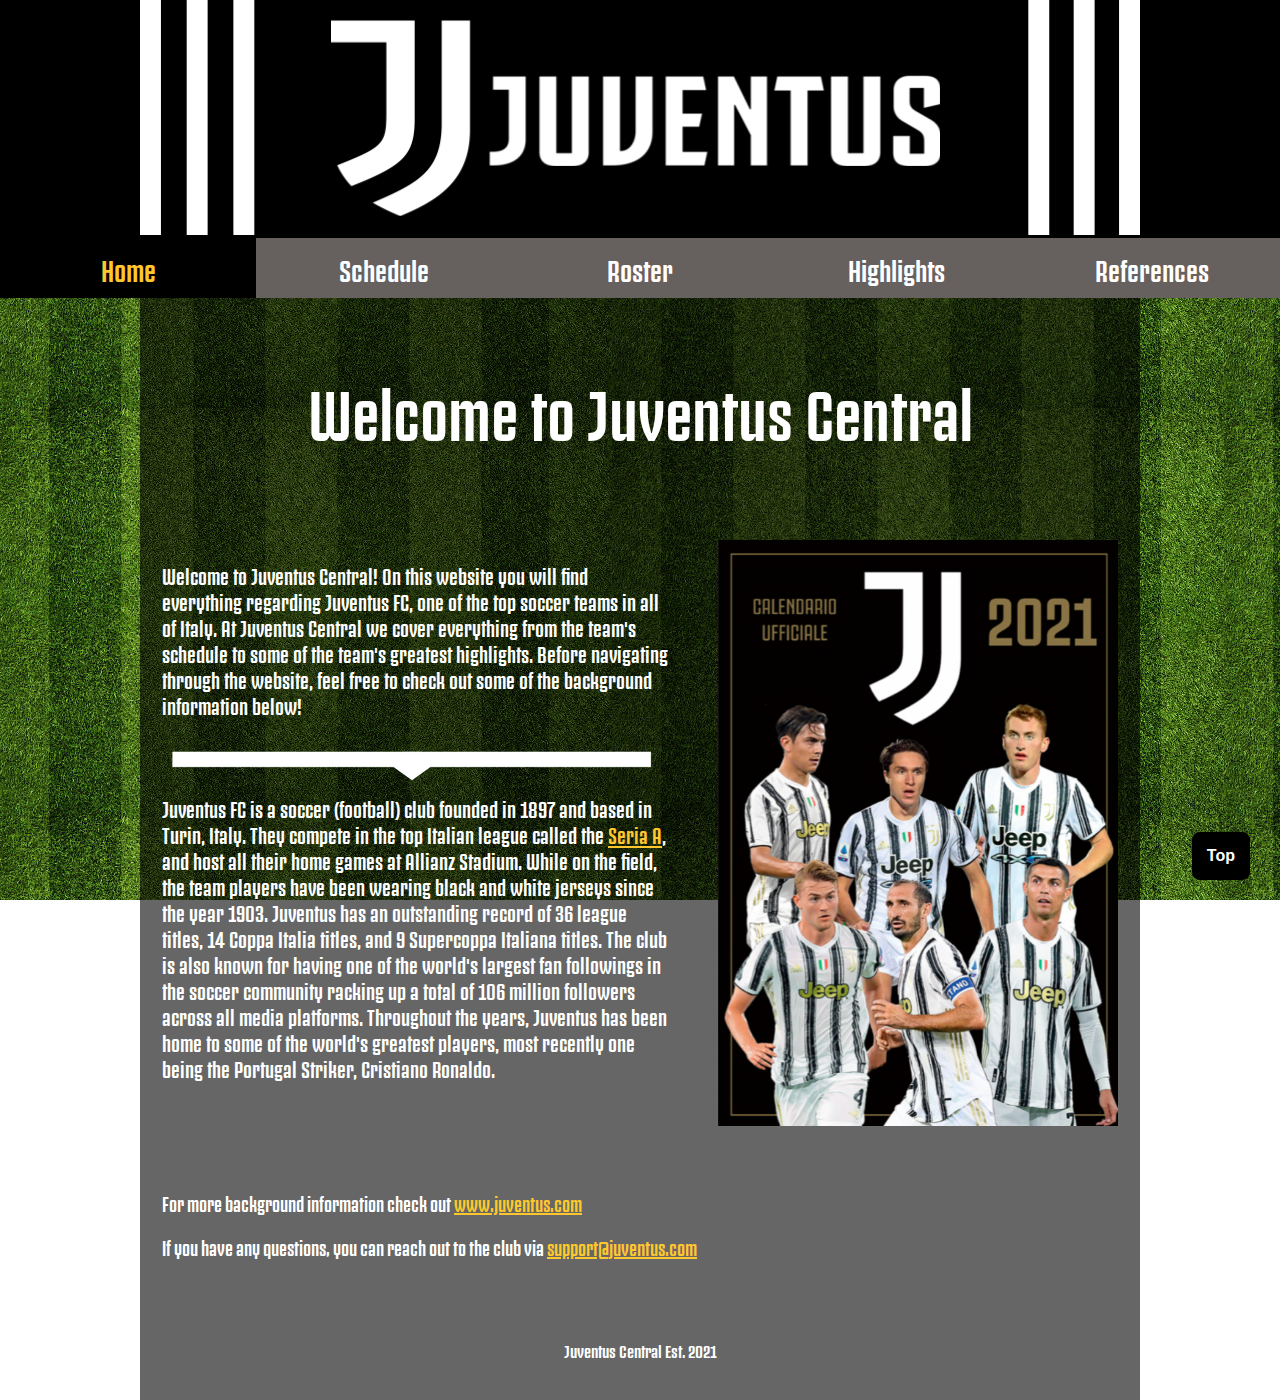
<file: homepage.html>
<!DOCTYPE html>
<html lang="en">
    
<link rel="stylesheet" type="text/css" href="stylesheet.css" media="screen" />
<title> Home | Juventus Central </title>
    

<body>

<div class="top">
<div class="header">
<center>
    <a href="index.html"><img id="top" title="Juventus Banner" src="images/juventusbanner.png" alt="Juventus Banner" /></a>
    </center>
</div>
    
<div id="topbar">
    <a class="active" href="homepage.html"><b>Home</b></a>
    <a href="schedule.html"><b>Schedule</b></a>
    <a href="roster.html"><b>Roster</b></a>
    <a href="highlights.html"><b>Highlights</b></a>
  <a href="references.html"><b>References</b></a>
</div>
    </div>
    
    <div>
        <a href="#top" class="button"><b>Top</b></a>
    </div>

<div class="content">

<table style="width: 1000px; background: rgba(0, 0, 0, 0.6); margin-left: auto; margin-right: auto;" cellpadding="20px">
<tbody>
<tr>
<td colspan="2">
    <h1><b>Welcome to Juventus Central</b></h1>
</td>
</tr>
<tr>
<td valign="top" style="font-size: 22px;">
<p>Welcome to Juventus Central! On this website you will find everything regarding Juventus FC, one of the top soccer teams in all of Italy. At Juventus Central we cover everything from the team's schedule to some of the team's greatest highlights. Before navigating through the website, feel free to check out some of the background information below!</p>
    <img src="images/divider.png" alt="Divider" width="500" height="52" /> Juventus FC is a soccer (football) club founded in 1897 and based in Turin, Italy. They compete in the top Italian league called the <a class="link" href="https://www.legaseriea.it/en" target="_blank" rel="noopener">Seria A</a>, and host all their home games at Allianz Stadium. While on the field, the team players have been wearing black and white jerseys since the year 1903. Juventus has an outstanding record of 36 league titles, 14 Coppa Italia titles, and 9 Supercoppa Italiana titles. The club is also known for having one of the world's largest fan followings in the soccer community racking up a total of 106 million followers across all media platforms. Throughout the years, Juventus has been home to some of the world's greatest players, most recently one being the Portugal Striker, Cristiano Ronaldo.</td>
<td>&nbsp;&nbsp;<a href="schedule.html"><img title="Juventus Calendar" src="images/juventuswallpaper.png" alt="Juventus Wallpaper" width="400" height="586" /></a></td>
</tr>
<tr>
<td colspan="2" valign="top">
<p>For more background information check out <a class="link" href="https://www.juventus.com/en/" target="_blank" rel="noopener">www.juventus.com</a></p>
<p>If you have any questions, you can reach out to the club via <a class="link" href="mailto: support@juventus.com">support@juventus.com</a></p>
</td>
</tr>
<tr>
<td colspan="2" valign="top">
<p class="foot">Juventus Central Est. 2021</p>
</td>
</tr>
</tbody>
</table>
    
    </div>
    
    

<script>
window.onscroll = function() {scrollOperator()};

var topbar = document.getElementById("topbar");
var fixed = topbar.offsetTop;

function scrollOperator() {
  if (window.pageYOffset >= fixed) {
    topbar.classList.add("fixed")
  } else {
    topbar.classList.remove("fixed");
  }
}
</script>
    
    
</body>
    

</html>
</file>
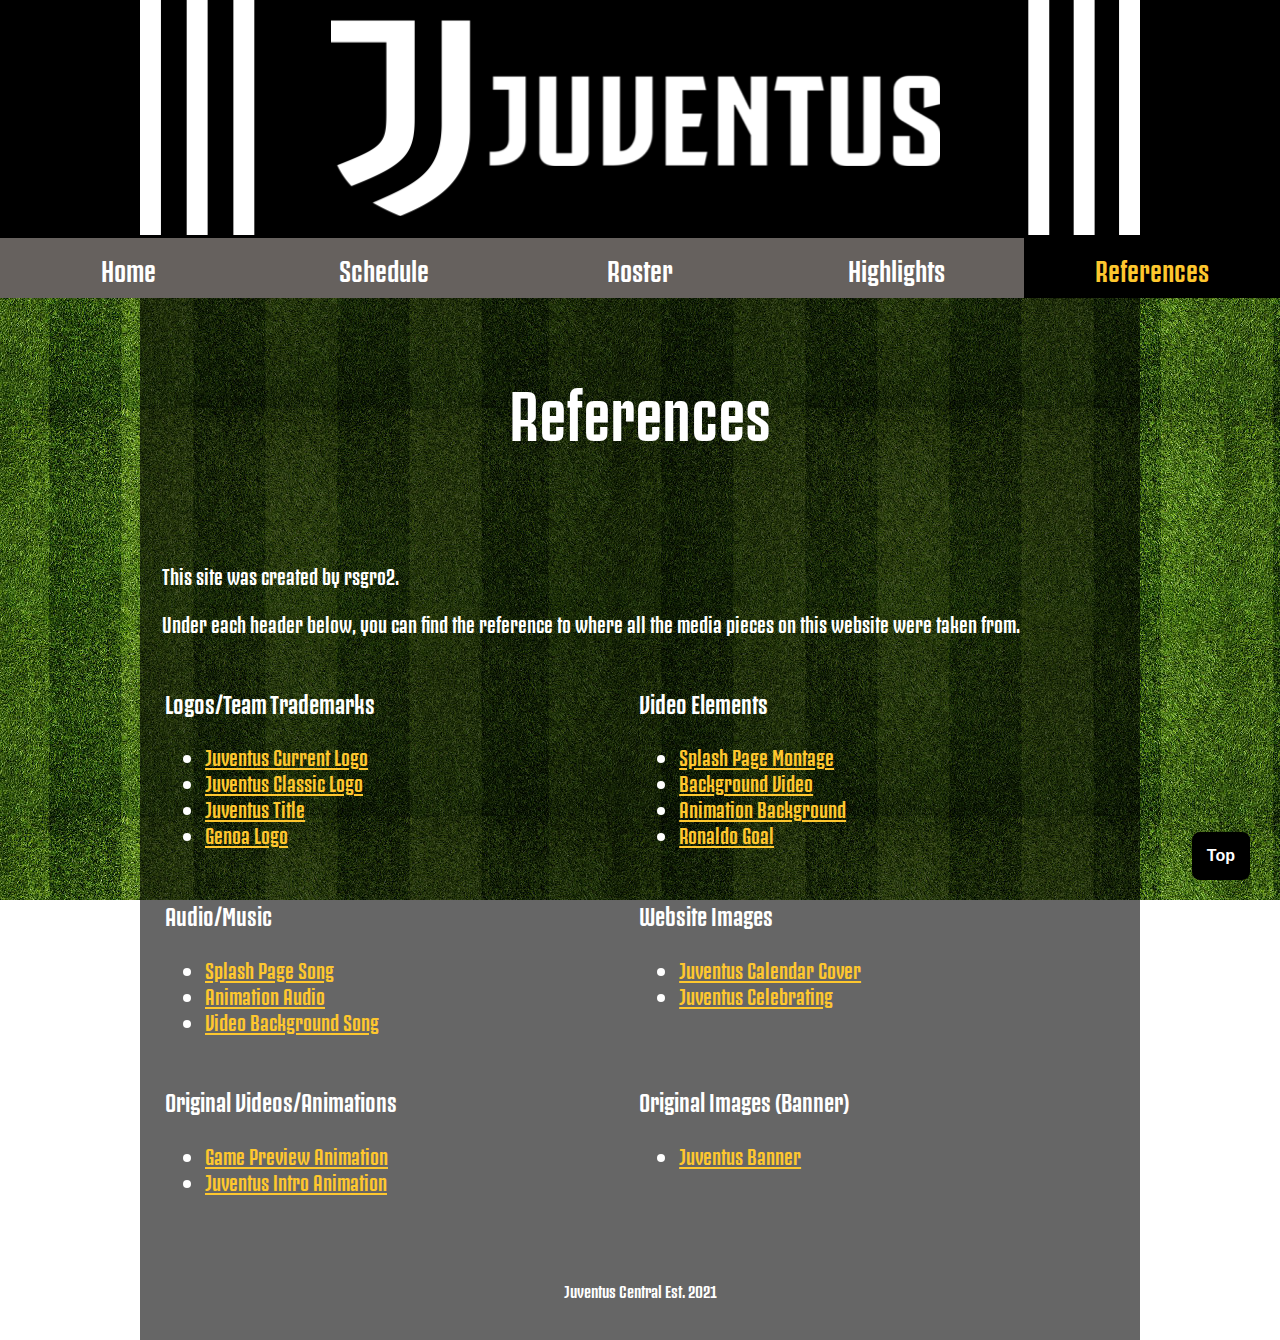
<file: references.html>
<!DOCTYPE html>
<html lang="en">
    
<link rel="stylesheet" type="text/css" href="stylesheet.css" media="screen" />
<title> References | Juventus Central </title>
    

<body>

<div class="top">
<div class="header">
<center>
    <a href="index.html"><img id="top" title="Juventus Banner" src="images/juventusbanner.png" alt="Juventus Banner" /></a>
    </center>
</div>
    
<div id="topbar">
    <a href="homepage.html"><b>Home</b></a>
    <a href="schedule.html"><b>Schedule</b></a>
    <a href="roster.html"><b>Roster</b></a>
    <a href="highlights.html"><b>Highlights</b></a>
    <a class="active" href="references.html"><b>References</b></a>
</div>
    </div>
    
    <div>
        <a href="#top" class="button"><b>Top</b></a>
    </div>

<div class="content">

<table style="width: 1000px; background: rgba(0, 0, 0, 0.6); margin-left: auto; margin-right: auto;" cellpadding="20px">
<tbody>
<tr>
<td>
<h1>References</h1>
</td>
</tr>
<tr>
<td style="font-size: 22px;" valign="top">
<p>This site was created by rsgro2.</p>
<p>Under each header below, you can find the reference to where all the media pieces on this website were taken from.</p>
<table style="width: 950px;">
<tbody>
<tr>
<td style="width: 475px; vertical-align: top;">
<h3>Logos/Team Trademarks</h3>
<ul>
<li><a class="link" href="https://upload.wikimedia.org/wikipedia/commons/thumb/d/d2/Juventus_FC_2017_logo_%28white%29.svg/1200px-Juventus_FC_2017_logo_%28white%29.svg.png" target="_blank" rel="noopener">Juventus Current Logo</a></li>
<li><a class="link" href="https://logodix.com/logo/1873753.jpg" target="_blank" rel="noopener">Juventus Classic Logo</a></li>
<li><a class="link" href="https://www.juventus.com/images/image/upload/f_auto/dev/assets/juventustv-mask" target="_blank" rel="noopener">Juventus Title</a></li>
<li><a class="link" href="http://assets.stickpng.com/images/584aaf7e30d6736bca3d6def.png" target="_blank" rel="noopener">Genoa Logo</a></li>
</ul>
</td>
<td style="width: 475px; vertical-align: top;">
<h3>Video Elements</h3>
<ul>
<li><a class="link" href="https://www.youtube.com/watch?v=bwJtNnrAJyU" target="_blank" rel="noopener">Splash Page Montage</a></li>
<li><a class="link" href="https://www.pexels.com/search/videos/soccer/" target="_blank" rel="noopener">Background Video</a></li>
<li><a class="link" href="https://i.pinimg.com/originals/42/50/cf/4250cf3e0be36300f7f2db83c6827ca6.jpg" target="_blank" rel="noopener">Animation Background</a></li>
<li><a class="link" href="https://www.youtube.com/watch?v=AunImole9HI" target="_blank" rel="noopener">Ronaldo Goal</a></li>
</ul>
</td>
</tr>
<tr>
<td style="width: 475px; vertical-align: top;">
<h3>Audio/Music</h3>
<ul>
<li><a class="link" href="https://www.youtube.com/watch?v=CfihYWRWRTQ" target="_blank" rel="noopener">Splash Page Song</a></li>
<li><a class="link" href="https://www.youtube.com/watch?v=X3Zs-HZczUM" target="_blank" rel="noopener">Animation Audio</a></li>
<li><a class="link" href="https://www.youtube.com/watch?v=IykAQAQWChs" target="_blank" rel="noopener">Video Background Song</a></li>
</ul>
</td>
<td style="width: 475px; vertical-align: top;">
<h3>Website Images</h3>
<ul>
<li><a class="link" href="https://www.evangelistasports.com/17787-large_default/juventus-2021-wall-calendar-CALENDAR-2021-JU.jpg" target="_blank" rel="noopener">Juventus Calendar Cover</a></li>
<li><a class="link" href="https://i.guim.co.uk/img/media/c91e4368b8f1099cbe5c3d009a497f573c62412c/0_106_3543_2126/master/3543.jpg?width=1200&amp;height=1200&amp;quality=85&amp;auto=format&amp;fit=crop&amp;s=62445f0ee53dbd4b952ceaeaaa9157f4" target="_blank" rel="noopener">Juventus Celebrating</a></li>
</ul>
</td>
</tr>
<tr>
<td style="width: 475px; vertical-align: top;">
<h3>Original Videos/Animations</h3>
<ul>
<li><a class="link" href="originals/gamepreview.pptx" target="_blank">Game Preview Animation</a></li>
<li><a class="link" href="originals/juventusanimationintro.pptx" target="_blank">Juventus Intro Animation</a></li>
</ul>
</td>
<td style="width: 475px; vertical-align: top;">
<h3>Original Images (Banner)</h3>
<ul>
<li><a class="link" href="originals/juventusbanner.afphoto" target="_blank">Juventus Banner</a></li>
</ul>
</td>
</tr>
</tbody>
</table>
</td>
</tr>
<tr>
<td valign="top">
<p class="foot">Juventus Central Est. 2021</p>
</td>
</tr>
</tbody>
</table>
    
    </div>
    
    

<script>
window.onscroll = function() {scrollOperator()};

var topbar = document.getElementById("topbar");
var fixed = topbar.offsetTop;

function scrollOperator() {
  if (window.pageYOffset >= fixed) {
    topbar.classList.add("fixed")
  } else {
    topbar.classList.remove("fixed");
  }
}
</script>
    
    
</body>
    

</html>
</file>
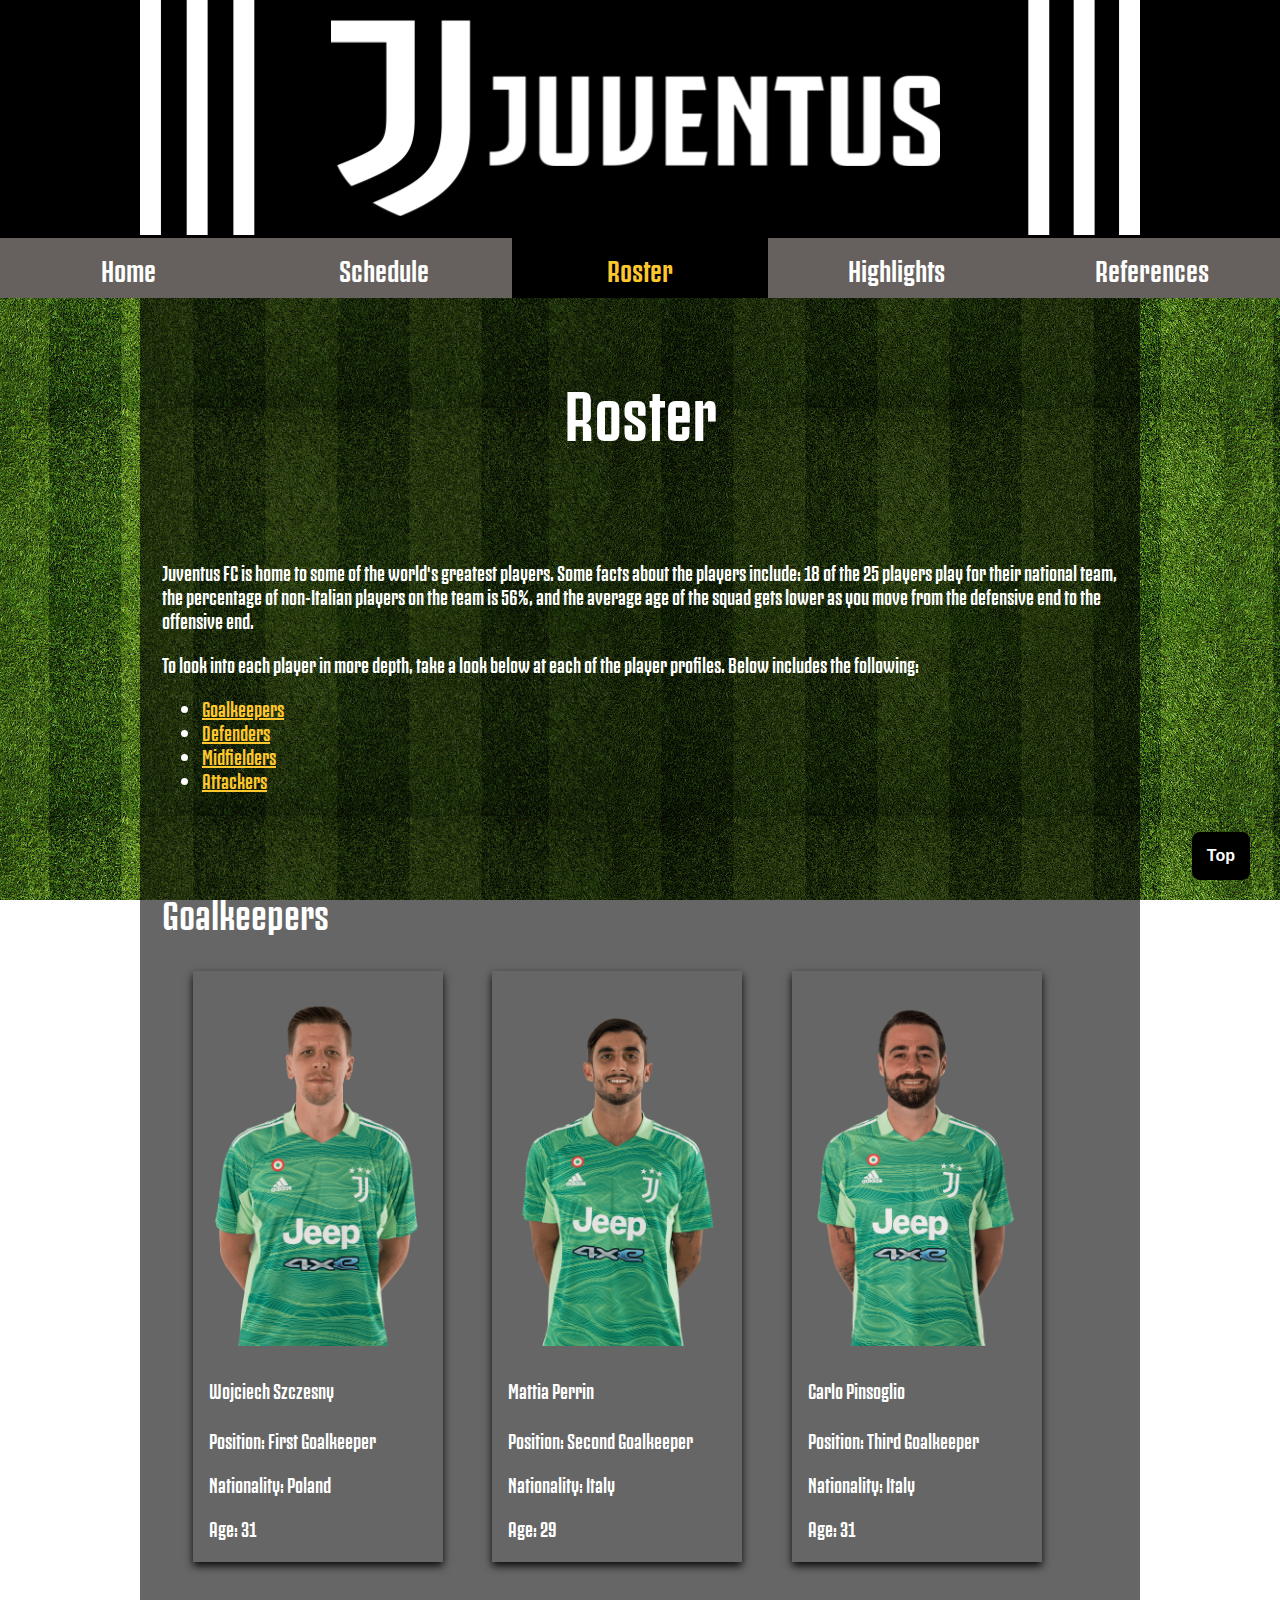
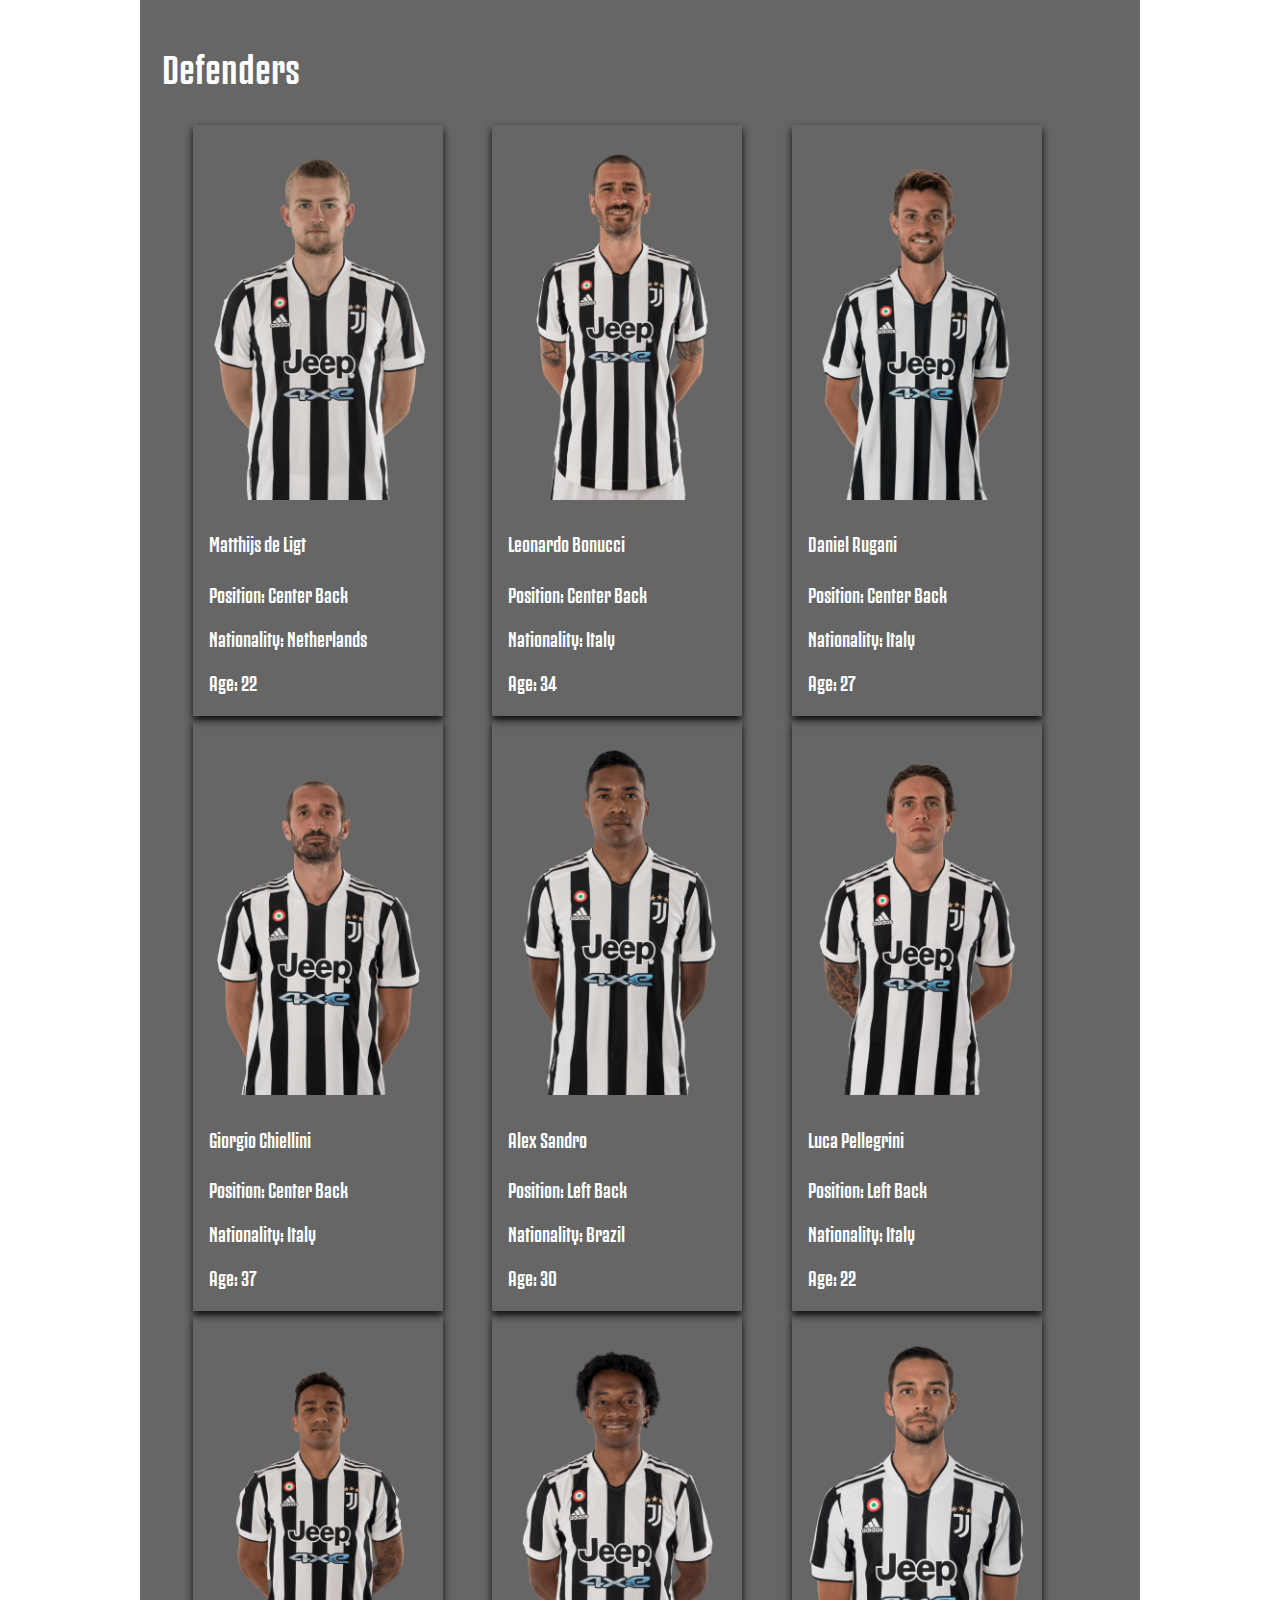
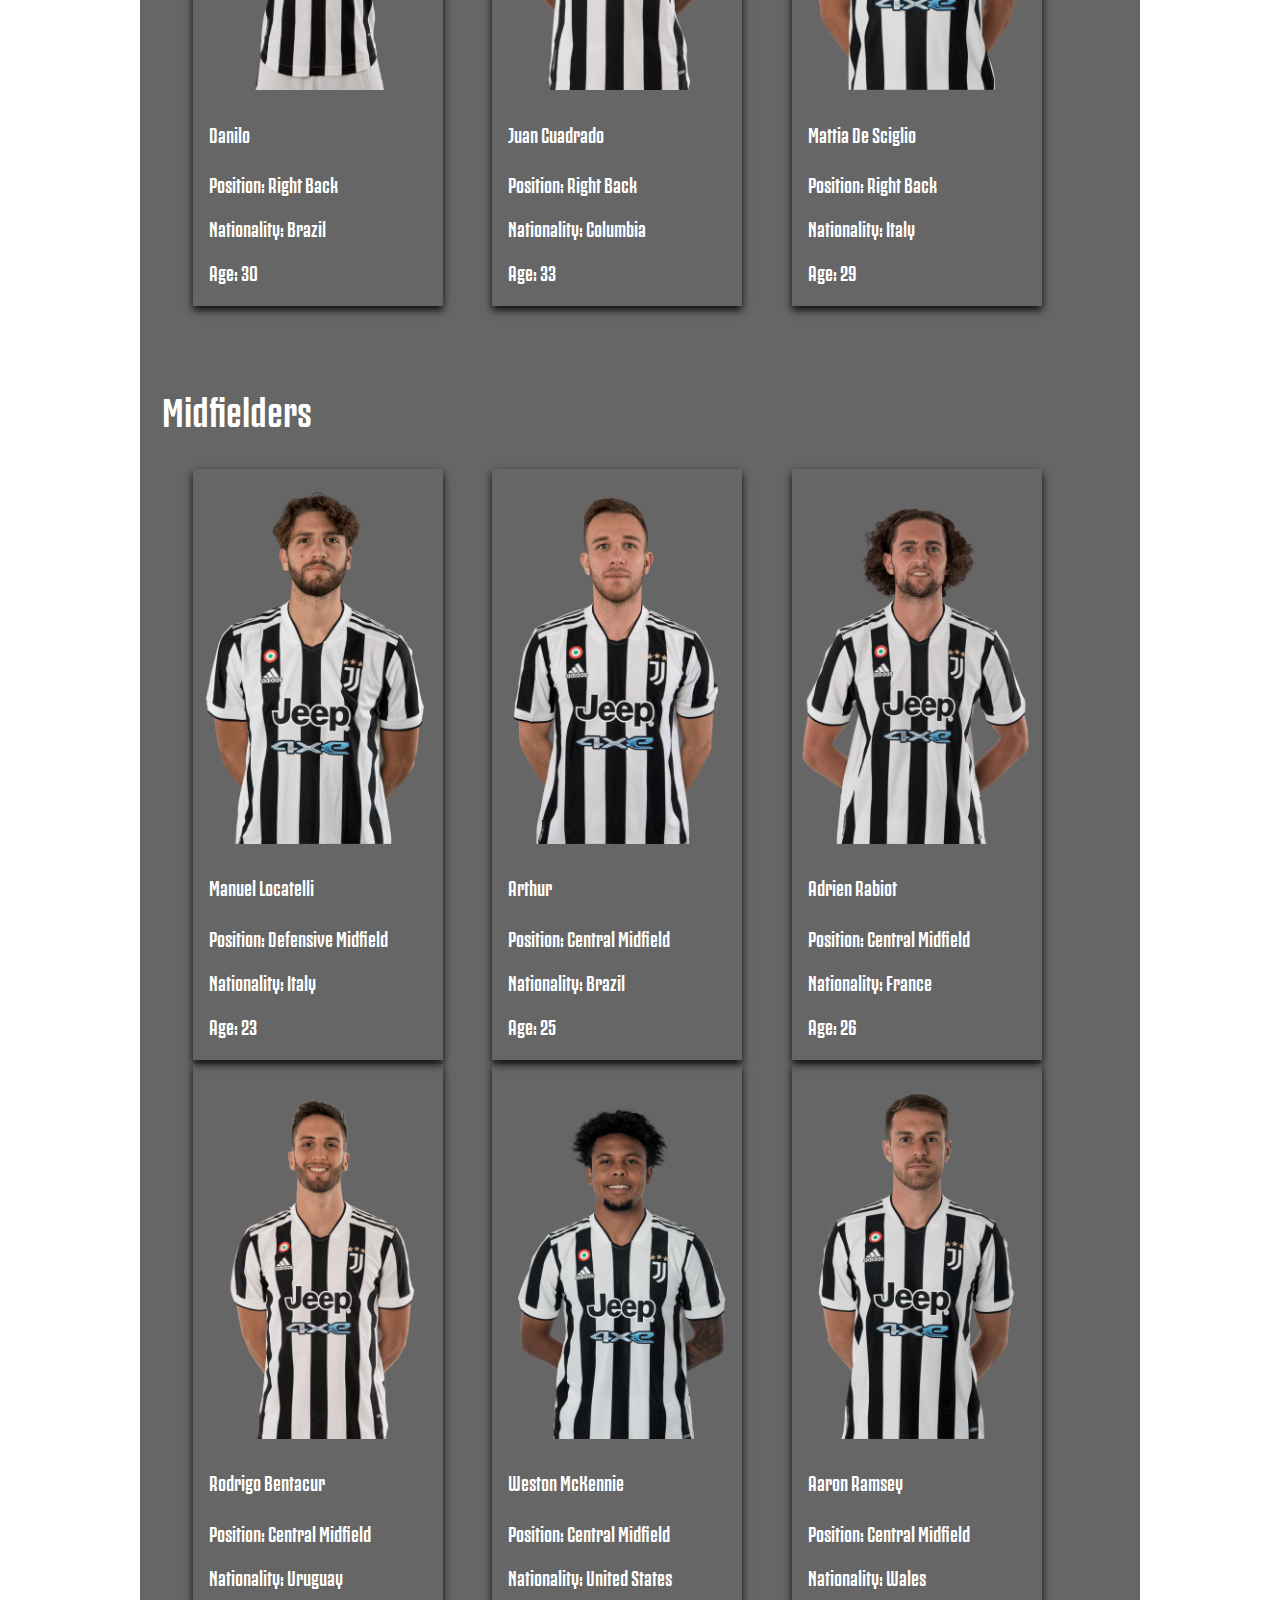
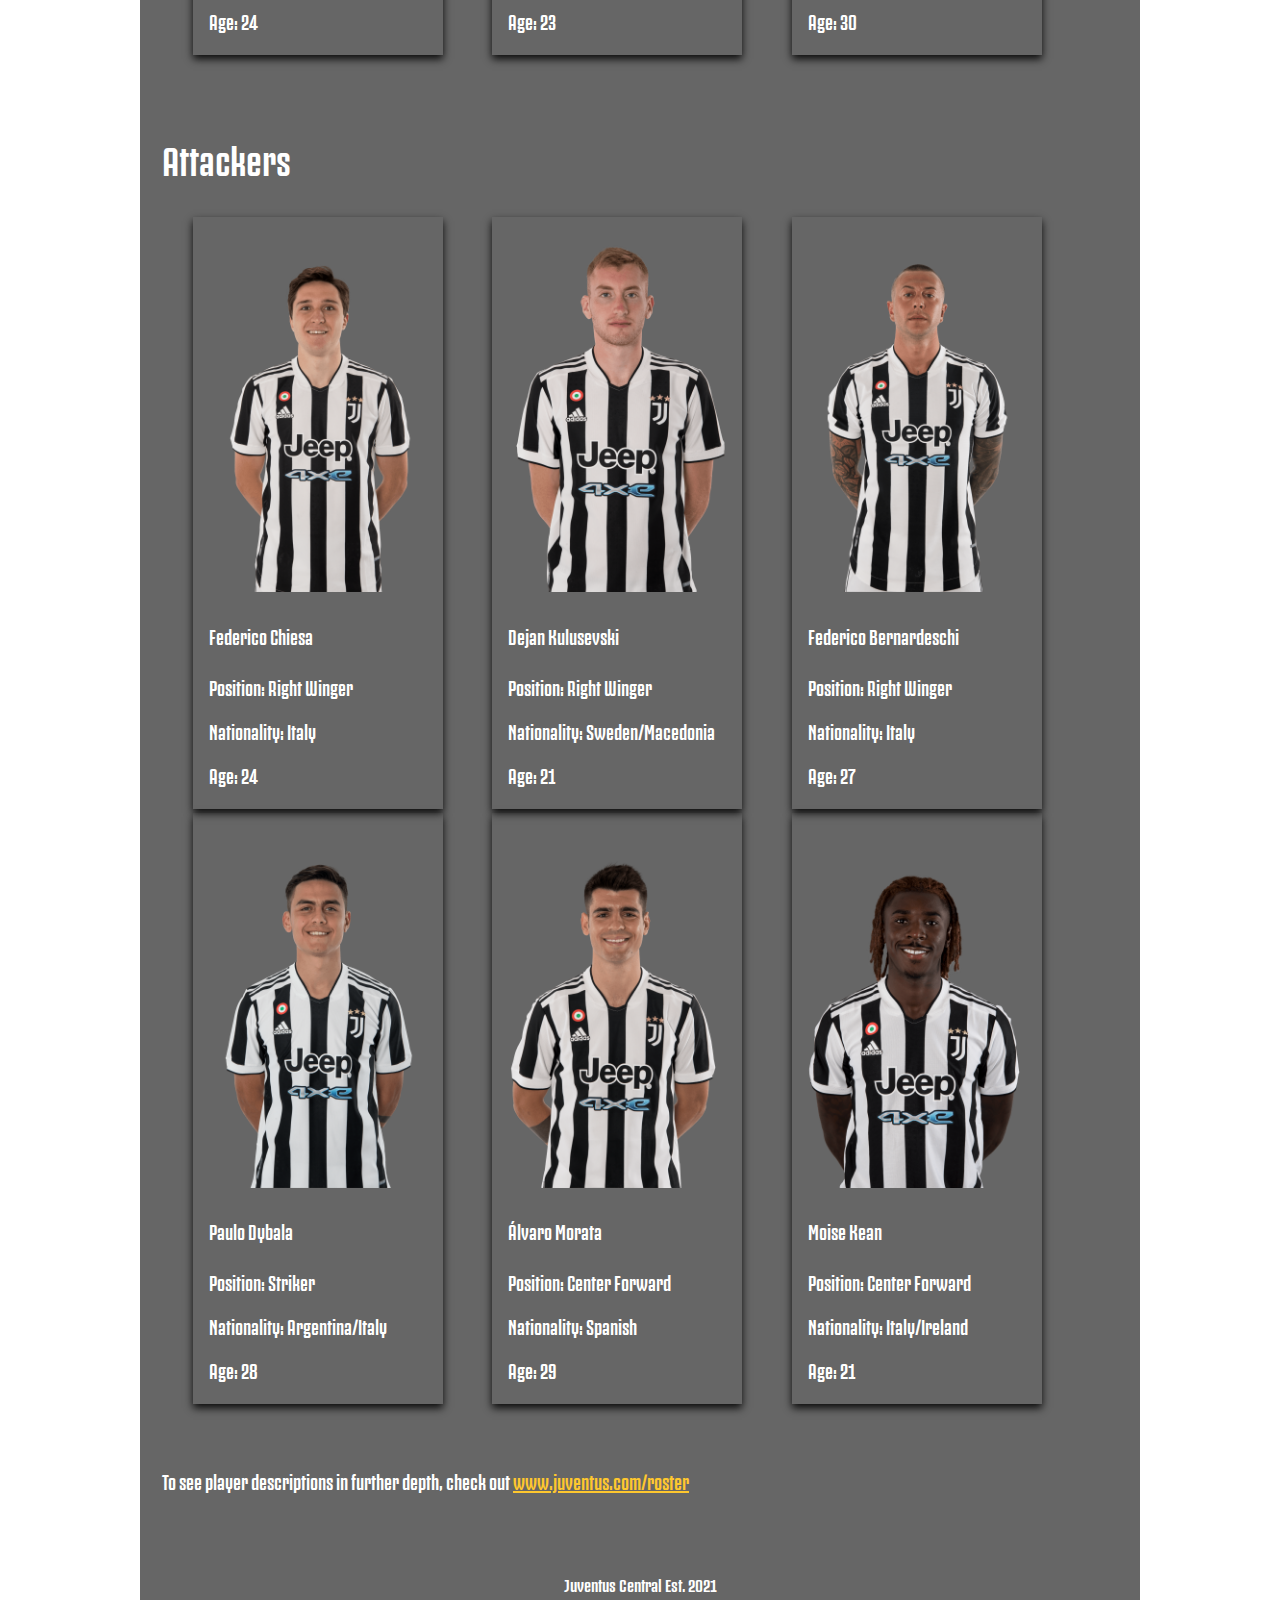
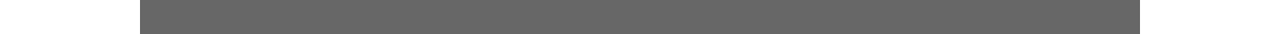
<file: roster.html>
<!DOCTYPE html>
<html lang="en">
    
<link rel="stylesheet" type="text/css" href="stylesheet.css" media="screen" />
<title> Roster | Juventus Central </title>
    

<body>

<div class="top">
<div class="header">
<center>
    <a href="index.html"><img id="top" title="Juventus Banner" src="images/juventusbanner.png" alt="Juventus Banner" /></a>
    </center>
</div>
    
<div id="topbar">
    <a href="homepage.html"><b>Home</b></a>
    <a href="schedule.html"><b>Schedule</b></a>
    <a class="active" href="roster.html"><b>Roster</b></a>
    <a href="highlights.html"><b>Highlights</b></a>
  <a href="references.html"><b>References</b></a>
</div>
    </div>
    
    <div>
        <a href="#top" class="button"><b>Top</b></a>
    </div>

<div class="content">

<table style="width: 1000px; background: rgba(0, 0, 0, 0.6); margin-left: auto; margin-right: auto;" cellpadding="20px">
<tbody>
<tr>
<td colspan="2">
<h1><strong>Roster</strong></h1>
</td>
</tr>
<tr>
<td colspan="2">
<p>Juventus FC is home to some of the world's greatest players. Some facts about the players include: 18 of the 25 players play for their national team, the percentage of non-Italian players on the team is 56%, and the average age of the squad gets lower as you move from the defensive end to the offensive end.</p>
<p>To look into each player in more depth, take a look below at each of the player profiles. Below includes the following:</p>
<ul>
    <li><a class="link" href="#goalkeepers">Goalkeepers</a></li>
    <li><a class="link" href="#defenders">Defenders</a></li>
    <li><a class="link" href="#midfielders">Midfielders</a></li>
    <li><a id="goalkeepers" class="link" href="#attackers">Attackers</a></li>
</ul>
</td>
</tr>
<tr>
<td colspan="2"><center>
<h2 style="text-align: left;">Goalkeepers</h2>
<table style="width: 900px;">
<tbody>
<tr>
<td style="width: 300px;">
<div class="profile"><img style="width: 100%;" src="images/wojciechszczesny.png" alt="Szczesny" title="Szczesny"/>
<div class="box">
<h4><strong>Wojciech Szczesny</strong></h4>
<p>Position: First Goalkeeper</p>
<p>Nationality: Poland</p>
<p>Age: 31</p>
</div>
</div>
</td>
<td style="width: 300px;">
<div class="profile"><img style="width: 100%;" src="images/mattiaperin.png" alt="Perin" title="Perin" />
<div class="box">
<h4><strong>Mattia Perrin</strong></h4>
<p>Position: Second Goalkeeper</p>
<p>Nationality: Italy</p>
<p>Age: 29</p>
</div>
</div>
</td>
<td style="width: 300px;">
<div class="profile"><img style="width: 100%;" src="images/carlopinsoglio.png" alt="Pinsoglio" title="Pinsoglio" />
<div class="box">
<h4><strong>Carlo Pinsoglio</strong></h4>
<p>Position: Third Goalkeeper</p>
<p>Nationality: Italy</p>
<p id="defenders">Age: 31</p>
</div>
</div>
</td>
</tr>
</tbody>
</table>
</center></td>
</tr>
<tr>
<td colspan="2">
<h2 style="text-align: left;">Defenders</h2>
<center>
<table style="width: 900px;">
<tbody>
<tr>
<td style="width: 300px;">
<div class="profile"><img style="width: 100%;" src="images/matthijsdeligt.png" alt="de Ligt" title="de Ligt"/>
<div class="box">
<h4><strong>Matthijs de Ligt</strong></h4>
<p>Position: Center Back</p>
<p>Nationality: Netherlands</p>
<p>Age: 22</p>
</div>
</div>
</td>
<td style="width: 300px;">
<div class="profile"><img style="width: 100%;" src="images/leonardobonucci.png" alt="Bonucci" title="Bonucci" />
<div class="box">
<h4><strong>Leonardo Bonucci</strong></h4>
<p>Position: Center Back</p>
<p>Nationality: Italy</p>
<p>Age: 34</p>
</div>
</div>
</td>
<td style="width: 300px;">
<div class="profile"><img style="width: 100%;" src="images/danielrugani.png" alt="Rugani" title="Rugani" />
<div class="box">
<h4><strong>Daniel Rugani</strong></h4>
<p>Position: Center Back</p>
<p>Nationality: Italy</p>
<p>Age: 27</p>
</div>
</div>
</td>
</tr>
<tr>
<td style="width: 300px;">
<div class="profile"><img style="width: 100%;" src="images/giorgiochiellini.png" alt="Chiellini" title="Chiellini"/>
<div class="box">
<h4><strong>Giorgio Chiellini</strong></h4>
<p>Position: Center Back</p>
<p>Nationality: Italy</p>
<p>Age: 37</p>
</div>
</div>
</td>
<td style="width: 300px;">
<div class="profile"><img style="width: 100%;" src="images/alexsandro.png" alt="Sandro" title="Sandro" />
<div class="box">
<h4><strong>Alex Sandro</strong></h4>
<p>Position: Left Back</p>
<p>Nationality: Brazil</p>
<p>Age: 30</p>
</div>
</div>
</td>
<td style="width: 300px;">
<div class="profile"><img style="width: 100%;" src="images/lucapellegrini.png" alt="Pellegrini" title="Pellegrini" />
<div class="box">
<h4><strong>Luca Pellegrini</strong></h4>
<p>Position: Left Back</p>
<p>Nationality: Italy</p>
<p>Age: 22</p>
</div>
</div>
</td>
</tr>
<tr>
<td style="width: 300px;">
<div class="profile"><img style="width: 100%;" src="images/danilo.png" alt="Danilo" title="Danilo"/>
<div class="box">
<h4><strong>Danilo</strong></h4>
<p>Position: Right Back</p>
<p>Nationality: Brazil</p>
<p>Age: 30</p>
</div>
</div>
</td>
<td style="width: 300px;">
<div class="profile"><img style="width: 100%;" src="images/juancuadrado.png" alt="Cuadrado" title="Cuadrado" />
<div class="box">
<h4><strong>Juan Cuadrado</strong></h4>
<p>Position: Right Back</p>
<p>Nationality: Columbia</p>
<p>Age: 33</p>
</div>
</div>
</td>
<td style="width: 300px;">
<div class="profile"><img style="width: 100%;" src="images/mattiadesciglio.png" alt="De Sciglio" title="De Sciglio"/>
<div class="box">
<h4><strong>Mattia De Sciglio</strong></h4>
<p>Position: Right Back</p>
<p>Nationality: Italy</p>
<p id="midfielders">Age: 29</p>
</div>
</div>
</td>
</tr>
</tbody>
</table>
</center></td>
</tr>
<tr>
<td colspan="2">
<h2 style="text-align: left;">Midfielders</h2>
<center>
<table style="width: 900px;">
<tbody>
<tr>
<td style="width: 300px;">
<div class="profile"><img style="width: 100%;" src="images/manueallocatelli.png" alt="Locatelli" title="Locatelli" />
<div class="box">
<h4><strong>Manuel Locatelli</strong></h4>
<p>Position: Defensive Midfield</p>
<p>Nationality: Italy</p>
<p>Age: 23</p>
</div>
</div>
</td>
<td style="width: 300px;">
<div class="profile"><img style="width: 100%;" src="images/arthur.png" alt="Arthur" title="Arthur"/>
<div class="box">
<h4><strong>Arthur</strong></h4>
<p>Position: Central Midfield</p>
<p>Nationality: Brazil</p>
<p>Age: 25</p>
</div>
</div>
</td>
<td style="width: 300px;">
<div class="profile"><img style="width: 100%;" src="images/adrienrabiot.png" alt="Rabiot" title="Rabiot"/>
<div class="box">
<h4><strong>Adrien Rabiot</strong></h4>
<p>Position: Central Midfield</p>
<p>Nationality: France</p>
<p>Age: 26</p>
</div>
</div>
</td>
</tr>
<tr>
<td style="width: 300px;">
<div class="profile"><img style="width: 100%;" src="images/rodrigobentacur.png" alt="Bentacur" title="Bentacur"/>
<div class="box">
<h4><strong>Rodrigo Bentacur</strong></h4>
<p>Position: Central Midfield</p>
<p>Nationality: Uruguay</p>
<p>Age: 24</p>
</div>
</div>
</td>
<td style="width: 300px;">
<div class="profile"><img style="width: 100%;" src="images/westonmckennie.png" alt="McKennie" title="McKennie"/>
<div class="box">
<h4><strong>Weston McKennie</strong></h4>
<p>Position: Central Midfield</p>
<p>Nationality: United States</p>
<p>Age: 23</p>
</div>
</div>
</td>
<td style="width: 300px;">
<div class="profile"><img style="width: 100%;" src="images/aaronramsey.png" alt="Ramsey" title="Ramsey"/>
<div class="box">
<h4><strong>Aaron Ramsey</strong></h4>
<p>Position: Central Midfield</p>
<p>Nationality: Wales</p>
<p id="attackers">Age: 30</p>
</div>
</div>
</td>
</tr>
</tbody>
</table>
</center></td>
</tr>
<tr>
<td colspan="2">
<h2 style="text-align: left;">Attackers</h2>
<center>
<table style="width: 900px;">
<tbody>
<tr>
<td style="width: 300px;">
<div class="profile"><img style="width: 100%;" src="images/federicochiesa.png" alt="Chiesa" title="Chiesa" />
<div class="box">
<h4><strong>Federico Chiesa</strong></h4>
<p>Position: Right Winger</p>
<p>Nationality: Italy</p>
<p>Age: 24</p>
</div>
</div>
</td>
<td style="width: 300px;">
<div class="profile"><img style="width: 100%;" src="images/dejankulusevski.png" alt="Kulusevski" title="Kulusevski"/>
<div class="box">
<h4><strong>Dejan Kulusevski</strong></h4>
<p>Position: Right Winger</p>
<p>Nationality: Sweden/Macedonia</p>
<p>Age: 21</p>
</div>
</div>
</td>
<td style="width: 300px;">
<div class="profile"><img style="width: 100%;" src="images/federicobernardeschi.png" alt="Bernardeschi" title="Bernardeschi"/>
<div class="box">
<h4><strong>Federico Bernardeschi</strong></h4>
<p>Position: Right Winger</p>
<p>Nationality: Italy</p>
<p>Age: 27</p>
</div>
</div>
</td>
</tr>
<tr>
<td style="width: 300px;">
<div class="profile"><img style="width: 100%;" src="images/paulodybala.png" alt="Dybala" title="Dybala" />
<div class="box">
<h4><strong>Paulo Dybala</strong></h4>
<p>Position: Striker</p>
<p>Nationality: Argentina/Italy</p>
<p>Age: 28</p>
</div>
</div>
</td>
<td style="width: 300px;">
<div class="profile"><img style="width: 100%;" src="images/alvaromorata.png" alt="Morata" />
<div class="box">
<h4><strong>&Aacute;lvaro Morata</strong></h4>
<p>Position: Center Forward</p>
<p>Nationality: Spanish</p>
<p>Age: 29</p>
</div>
</div>
</td>
<td style="width: 300px;">
<div class="profile"><img style="width: 100%;" src="images/moisekean.png" alt="Kean" title="Kean" />
<div class="box">
<h4><strong>Moise Kean</strong></h4>
<p>Position: Center Forward</p>
<p>Nationality: Italy/Ireland</p>
<p>Age: 21</p>
</div>
</div>
</td>
</tr>
</tbody>
</table>
</center></td>
</tr>
<tr>
<td colspan="2" valign="top">
<p>To see player descriptions in further depth, check out <a class="link" href="https://www.juventus.com/en/teams/first-team-men/squad/" target="_blank" rel="noopener">www.juventus.com/roster</a></p>
    </td>
</tr>
<tr>
<td colspan="2" valign="top">
<p class="foot">Juventus Central Est. 2021</p>
</td>
</tr>
</tbody>
</table>
    
    </div>
    

<script>
window.onscroll = function() {scrollOperator()};

var topbar = document.getElementById("topbar");
var fixed = topbar.offsetTop;

function scrollOperator() {
  if (window.pageYOffset >= fixed) {
    topbar.classList.add("fixed")
  } else {
    topbar.classList.remove("fixed");
  }
}
</script>
    
    
</body>
    

</html>
</file>
<file: stylesheet.css>
@font-face {
    font-family: JuventusFont;
    src: url(fonts/juventusfans-bold.ttf);
}

body {margin: 0;
font-family: JuventusFont;
color: white;
}

.top {
  font-size:20px;
  margin:0;
}

.header {background-color:black;}


* {box-sizing: border-box}

#topbar {
  background-color: #66615e;
  width: 100%;
  overflow: hidden;
}

#topbar a {
  float: left;
  font-size: 30px;
  text-decoration: none;
  padding: 12px;
  width: 20%;
  color: white;
  text-align: center;
  transition: all 0.3s ease;
}

h1 {
    font-size: 70px;
    text-align: center;
}

h2 {
    font-size: 40px;
    text-align: center;
}

.foot {
    text-align: center; 
    font-size: 18px;
}

#topbar a:hover {
  background-color: black;
  color: #fec72e;
}

#topbar a.active {
  background-color: black;
  color: #fec72e;
}

.fixed {
  position: fixed;
  top: 0;
  width: 100%;
}

.fixed + .element {
  padding-top: 60px;
}

.content {
    background-image: url("images/soccergrass.jpeg");
    background-attachment: fixed;
    font-size: 20px;
}

.link{
    color: #fec72e;
}

.link:hover {
 color: orangered;
 text-decoration: none;
}

.titlelink {
    color: black;
    text-decoration: none;
}

.titlelink:hover {
    color: #FF007F;
    text-decoration: none;
}

table.no-spacing {
    border-collapse: collapse;
}

.button {
  background-color : black;
  cursor: pointer;
  border: none;
  outline: none;
  color: white;
  padding: 15px;
  right: 30px;
  bottom: 20px;
  position: fixed;
  border-radius: 8px; 
  font-family: 'Trebuchet MS', sans-serif;
  text-decoration: none;
}

.button:hover{
    background-color: dimgrey;
    color: white;
    text-decoration: none;
}

.profile {
  box-shadow: 0 4px 8px 0 rgba(0,0,0,0.9);
  transition: 0.3s;
  width: 250px;
}

.profile:hover {
  box-shadow: 0 8px 16px 0 rgba(0,0,0,0.2);
}

.box {
  padding: 2px 16px;
}
</file>
